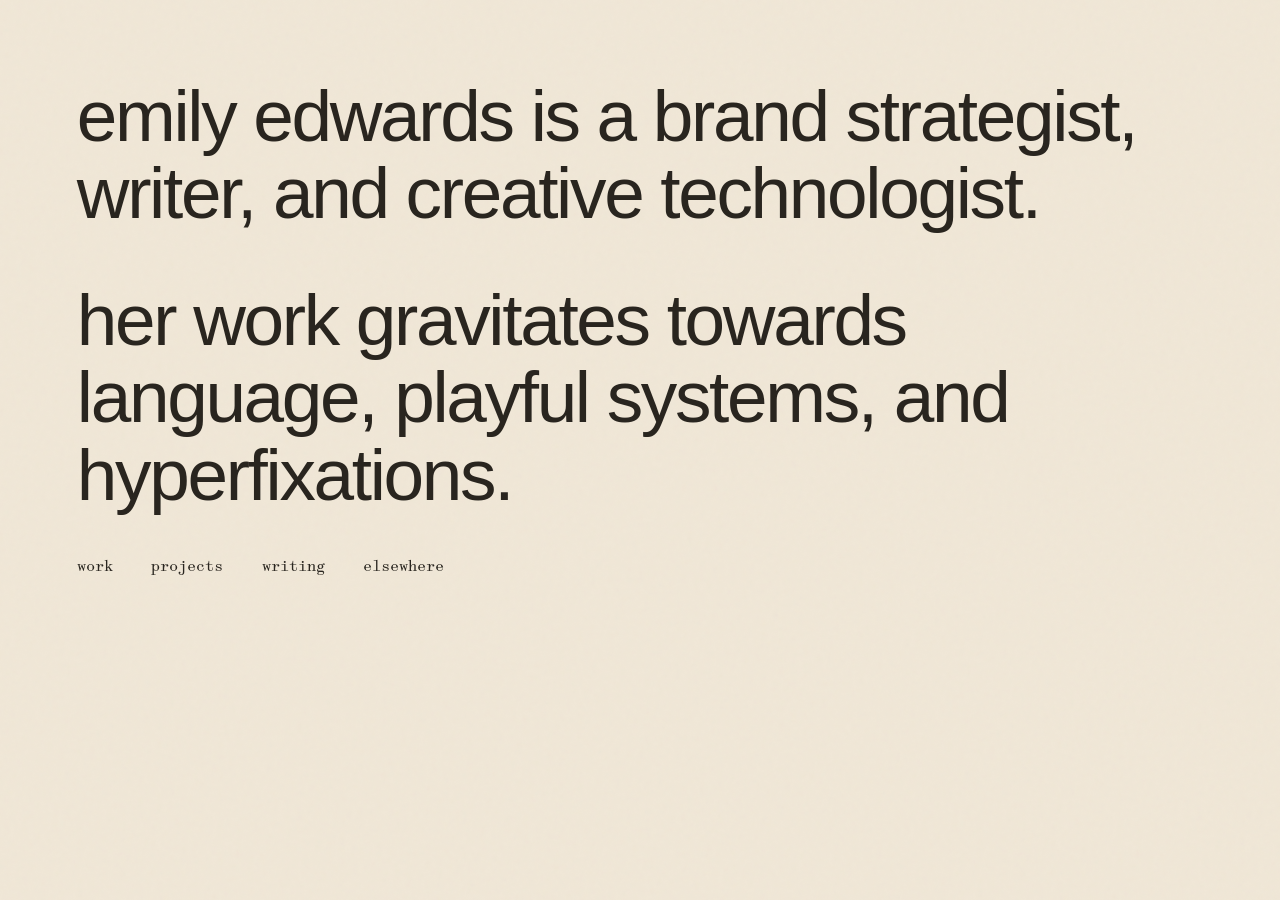
<file: index.html>
<!doctype html>
<html lang="en">
  <head>
    <meta charset="UTF-8" />
    <meta name="viewport" content="width=device-width, initial-scale=1.0" />
    <meta
      name="description"
      content="Emily Edwards is a brand strategist, writer, and creative technologist."
    />
    <title>Emily Edwards</title>
    <link rel="canonical" href="https://emilyedwards.xyz/" />
    <meta name="theme-color" content="#f0e7d7" />
    <meta property="og:locale" content="en_US" />
    <meta property="og:type" content="website" />
    <meta property="og:site_name" content="Emily Edwards" />
    <meta property="og:title" content="Emily Edwards" />
    <meta property="og:description" content="Emily Edwards is a brand strategist, writer, and creative technologist." />
    <meta property="og:url" content="https://emilyedwards.xyz/" />
    <meta property="og:image" content="https://emilyedwards.xyz/og-image.png" />
    <meta property="og:image:type" content="image/png" />
    <meta property="og:image:width" content="1200" />
    <meta property="og:image:height" content="630" />
    <meta property="og:image:alt" content="Emily Edwards — brand strategist, writer, and creative technologist." />
    <meta name="twitter:card" content="summary_large_image" />
    <meta name="twitter:title" content="Emily Edwards" />
    <meta name="twitter:description" content="Emily Edwards is a brand strategist, writer, and creative technologist." />
    <meta name="twitter:image" content="https://emilyedwards.xyz/og-image.png" />
    <meta name="twitter:image:alt" content="Emily Edwards — brand strategist, writer, and creative technologist." />
    <link
      rel="icon"
      href="data:image/svg+xml,%3Csvg xmlns='http://www.w3.org/2000/svg' viewBox='0 0 100 100'%3E%3Ctext y='.9em' font-size='90'%3E%F0%9F%8C%BB%3C/text%3E%3C/svg%3E"
    />
    <link rel="stylesheet" href="./styles.css" />
  </head>
  <body>
    <canvas id="attention-canvas" aria-hidden="true"></canvas>

    <main>
      <div class="intro">
        <h1>
          Emily Edwards is a brand strategist, writer, and creative technologist.
          <span>Her work gravitates towards language, playful systems, and hyperfixations.</span>
        </h1>

        <nav aria-label="Primary">
          <a href="./work/">Work</a>
          <a href="./projects/">Projects</a>
          <a href="./writing/">Writing</a>
          <a href="./elsewhere/">Elsewhere</a>
        </nav>
      </div>
    </main>

    <script src="./script.js"></script>
  </body>
</html>
</file>
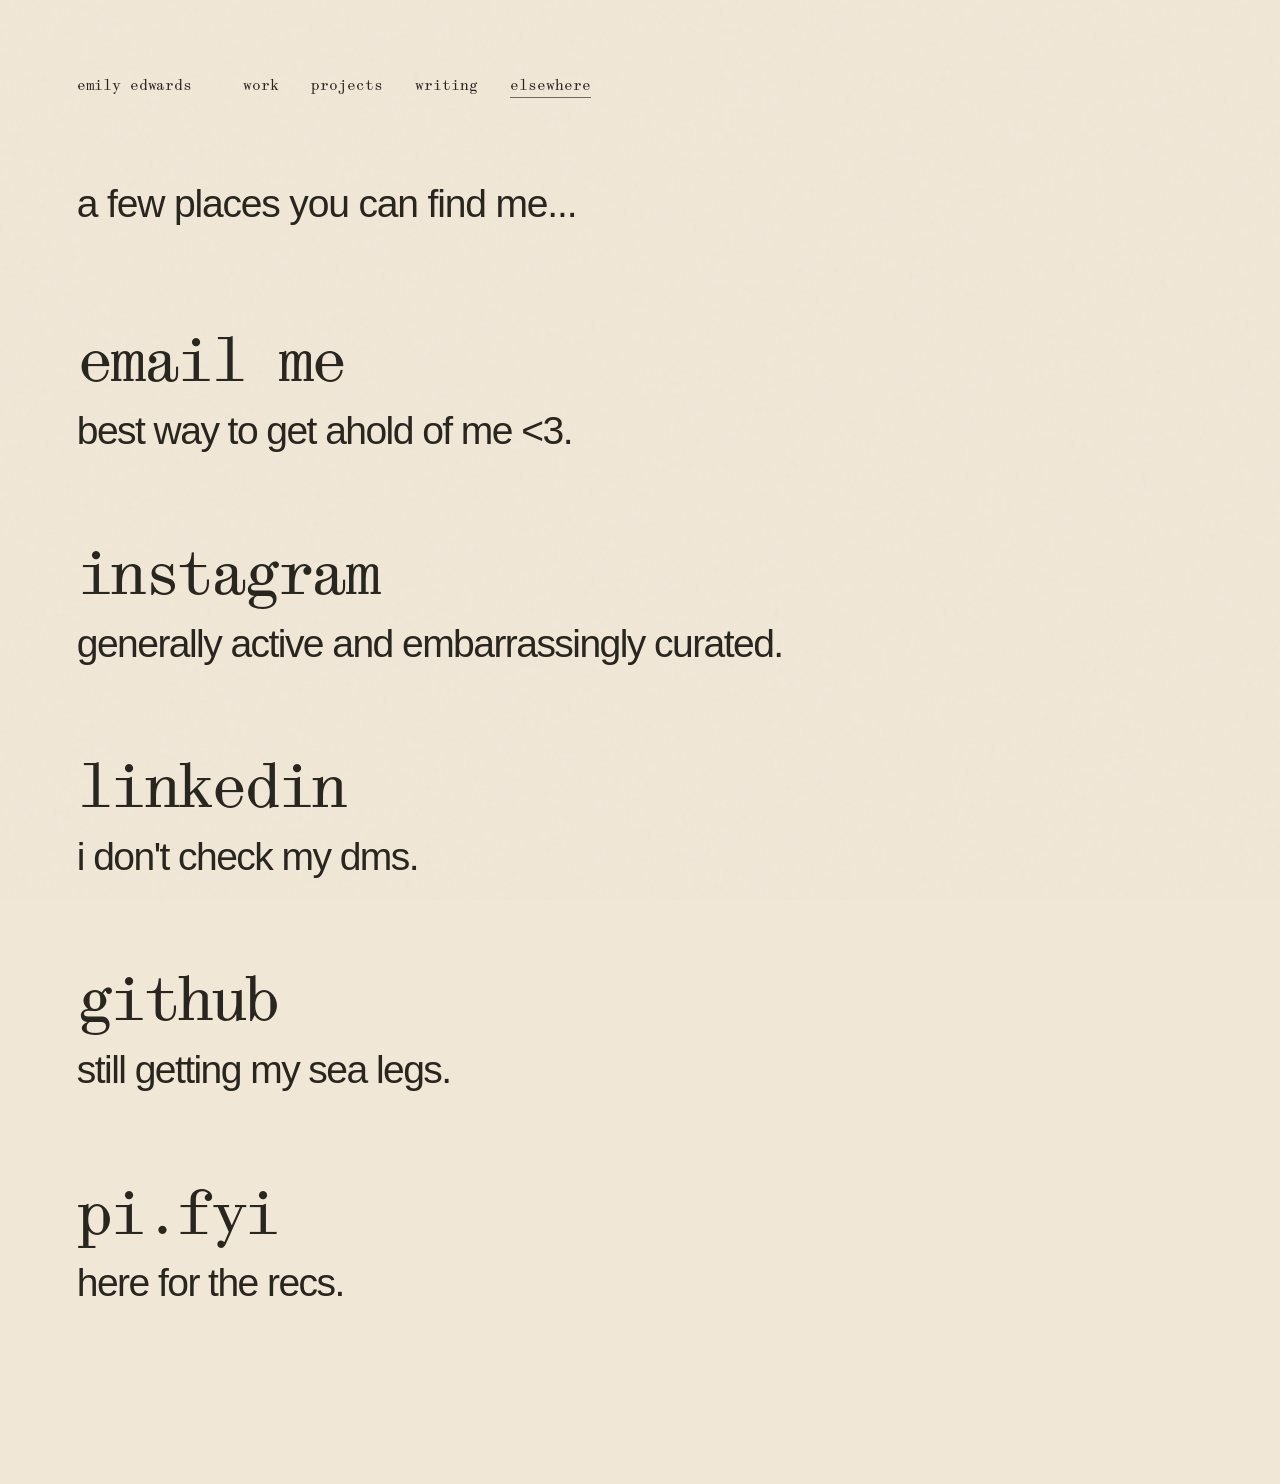
<file: elsewhere/index.html>
<!doctype html>
<html lang="en">
  <head>
    <meta charset="UTF-8" />
    <meta name="viewport" content="width=device-width, initial-scale=1.0" />
    <meta
      name="description"
      content="Find Emily Edwards on Instagram, LinkedIn, GitHub, and email."
    />
    <title>Elsewhere — Emily Edwards</title>
    <link rel="canonical" href="https://emilyedwards.xyz/elsewhere/" />
    <meta name="theme-color" content="#f0e7d7" />
    <meta property="og:locale" content="en_US" />
    <meta property="og:type" content="website" />
    <meta property="og:site_name" content="Emily Edwards" />
    <meta property="og:title" content="Elsewhere — Emily Edwards" />
    <meta property="og:description" content="Find Emily Edwards on Instagram, LinkedIn, GitHub, and email." />
    <meta property="og:url" content="https://emilyedwards.xyz/elsewhere/" />
    <meta property="og:image" content="https://emilyedwards.xyz/og-image.png" />
    <meta property="og:image:type" content="image/png" />
    <meta property="og:image:width" content="1200" />
    <meta property="og:image:height" content="630" />
    <meta property="og:image:alt" content="Emily Edwards — brand strategist, writer, and creative technologist." />
    <meta name="twitter:card" content="summary_large_image" />
    <meta name="twitter:title" content="Elsewhere — Emily Edwards" />
    <meta name="twitter:description" content="Find Emily Edwards on Instagram, LinkedIn, GitHub, and email." />
    <meta name="twitter:image" content="https://emilyedwards.xyz/og-image.png" />
    <meta name="twitter:image:alt" content="Emily Edwards — brand strategist, writer, and creative technologist." />
    <link
      rel="icon"
      href="data:image/svg+xml,%3Csvg xmlns='http://www.w3.org/2000/svg' viewBox='0 0 100 100'%3E%3Ctext y='.9em' font-size='90'%3E%F0%9F%8C%BB%3C/text%3E%3C/svg%3E"
    />
    <link rel="stylesheet" href="../styles.css" />
  </head>
  <body class="work-page listing-page elsewhere-page">
    <main class="work-main">
      <header class="page-header">
        <a class="home-link" href="../" aria-label="Back to Emily Edwards home">Emily Edwards</a>
        <nav class="section-nav" aria-label="Primary">
          <a href="../work/">Work</a>
          <a href="../projects/">Projects</a>
          <a href="../writing/">Writing</a>
          <a href="./" aria-current="page">Elsewhere</a>
        </nav>
      </header>

      <article class="work-content" aria-label="Find Emily Edwards elsewhere">
        <p class="projects-intro">a few places you can find me...</p>

      
        
         <section class="work-section">
          <h2 class="section-marker">
            <a href="mailto:emilydedwards@gmail.com">email me</a>
          </h2>
          <p>best way to get ahold of me &lt;3.</p>
        </section>
        
        
        <section class="work-section">
          <h2 class="section-marker">
            <a href="https://www.instagram.com/emilyedwards" target="_blank" rel="noopener noreferrer">instagram</a>
          </h2>
          <p>generally active and embarrassingly curated.</p>
        </section>

        <section class="work-section">
          <h2 class="section-marker">
            <a href="https://www.linkedin.com/in/emilyedwardswastaken/" target="_blank" rel="noopener noreferrer">linkedin</a>
          </h2>
          <p>i don't check my DMs.</p>
        </section>

        <section class="work-section">
          <h2 class="section-marker">
            <a href="https://github.com/emilyedvards" target="_blank" rel="noopener noreferrer">github</a>
          </h2>
          <p>still getting my sea legs.</p>
        </section>


         <section class="work-section">
          <h2 class="section-marker">
            <a href="https://www.pi.fyi/u/emilyedwards" target="_blank" rel="noopener noreferrer">pi.fyi</a>
          </h2>
          <p>here for the recs.</p>
        </section>

    

       
      </article>
    </main>
  </body>
</html>
</file>
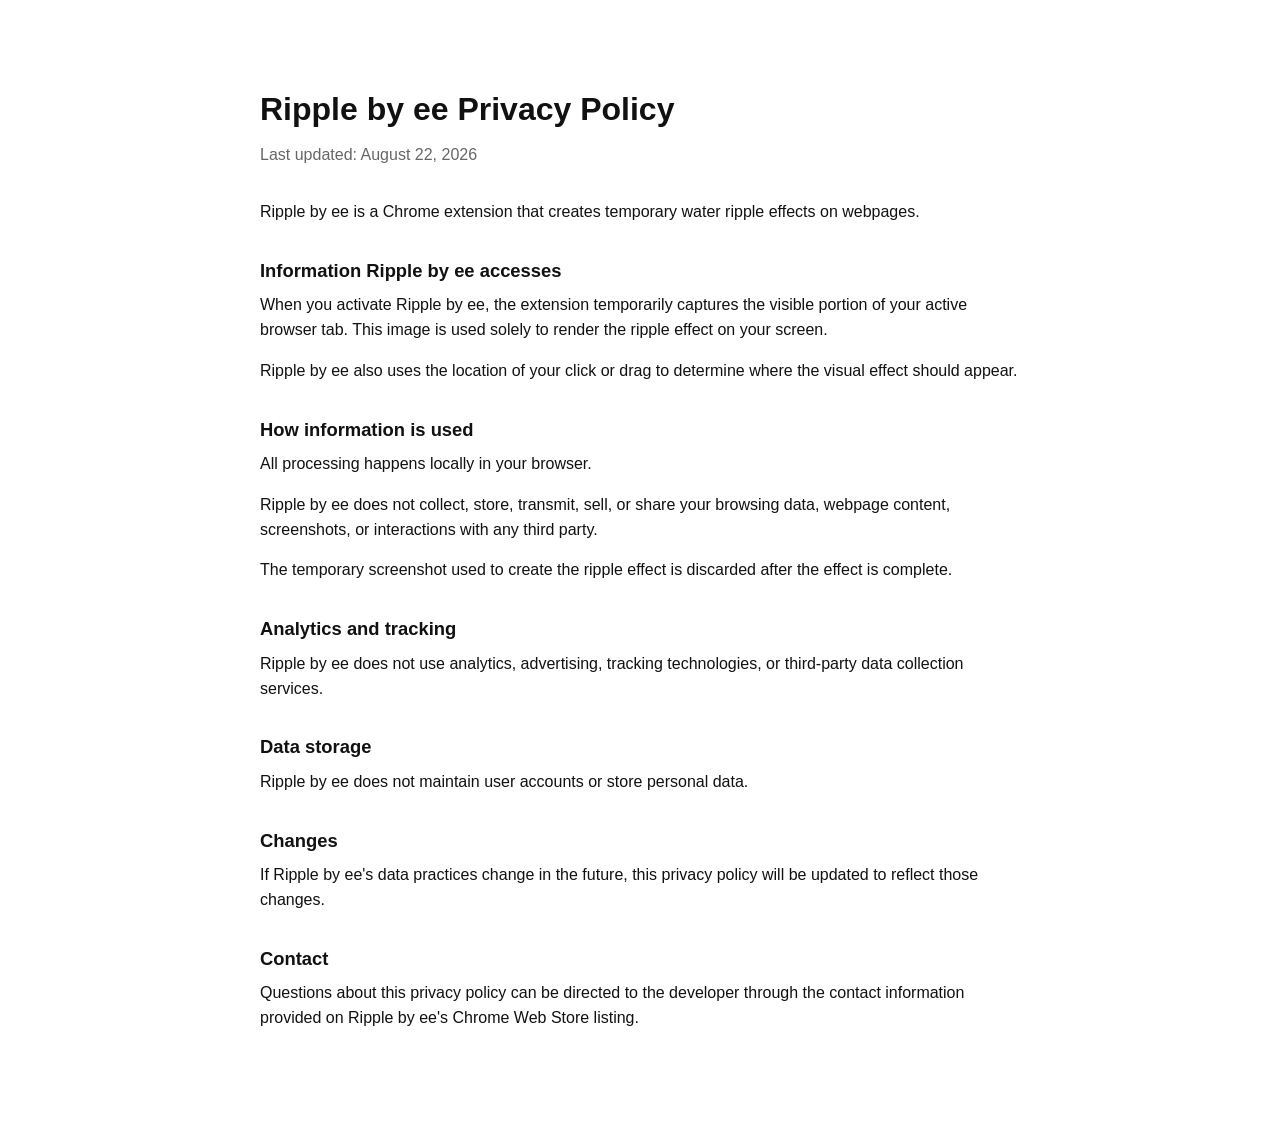
<file: privacy/index.html>
<!doctype html>
<html lang="en">
<head>
  <meta charset="utf-8">
  <meta name="viewport" content="width=device-width, initial-scale=1">
  <title>Ripple by ee Privacy Policy</title>
  <meta name="description" content="Privacy policy for Ripple by ee, a Chrome extension that creates temporary water ripple effects on webpages.">
  <style>
    :root {
      color-scheme: light;
      font-family: Arial, Helvetica, sans-serif;
      line-height: 1.55;
      color: #111;
      background: #fff;
    }

    body {
      margin: 0;
      padding: 0;
    }

    main {
      max-width: 760px;
      margin: 0 auto;
      padding: 64px 24px 80px;
    }

    h1 {
      font-size: 2rem;
      margin-bottom: 0.25rem;
    }

    h2 {
      font-size: 1.15rem;
      margin-top: 2rem;
      margin-bottom: 0.5rem;
    }

    p {
      margin: 0.5rem 0 1rem;
    }

    .updated {
      color: #666;
      margin-bottom: 2rem;
    }
  </style>
</head>
<body>
  <main>
    <h1>Ripple by ee Privacy Policy</h1>
    <p class="updated">Last updated: August 22, 2026</p>

    <p>Ripple by ee is a Chrome extension that creates temporary water ripple effects on webpages.</p>

    <h2>Information Ripple by ee accesses</h2>
    <p>When you activate Ripple by ee, the extension temporarily captures the visible portion of your active browser tab. This image is used solely to render the ripple effect on your screen.</p>
    <p>Ripple by ee also uses the location of your click or drag to determine where the visual effect should appear.</p>

    <h2>How information is used</h2>
    <p>All processing happens locally in your browser.</p>
    <p>Ripple by ee does not collect, store, transmit, sell, or share your browsing data, webpage content, screenshots, or interactions with any third party.</p>
    <p>The temporary screenshot used to create the ripple effect is discarded after the effect is complete.</p>

    <h2>Analytics and tracking</h2>
    <p>Ripple by ee does not use analytics, advertising, tracking technologies, or third-party data collection services.</p>

    <h2>Data storage</h2>
    <p>Ripple by ee does not maintain user accounts or store personal data.</p>

    <h2>Changes</h2>
    <p>If Ripple by ee's data practices change in the future, this privacy policy will be updated to reflect those changes.</p>

    <h2>Contact</h2>
    <p>Questions about this privacy policy can be directed to the developer through the contact information provided on Ripple by ee's Chrome Web Store listing.</p>
  </main>
</body>
</html>
</file>
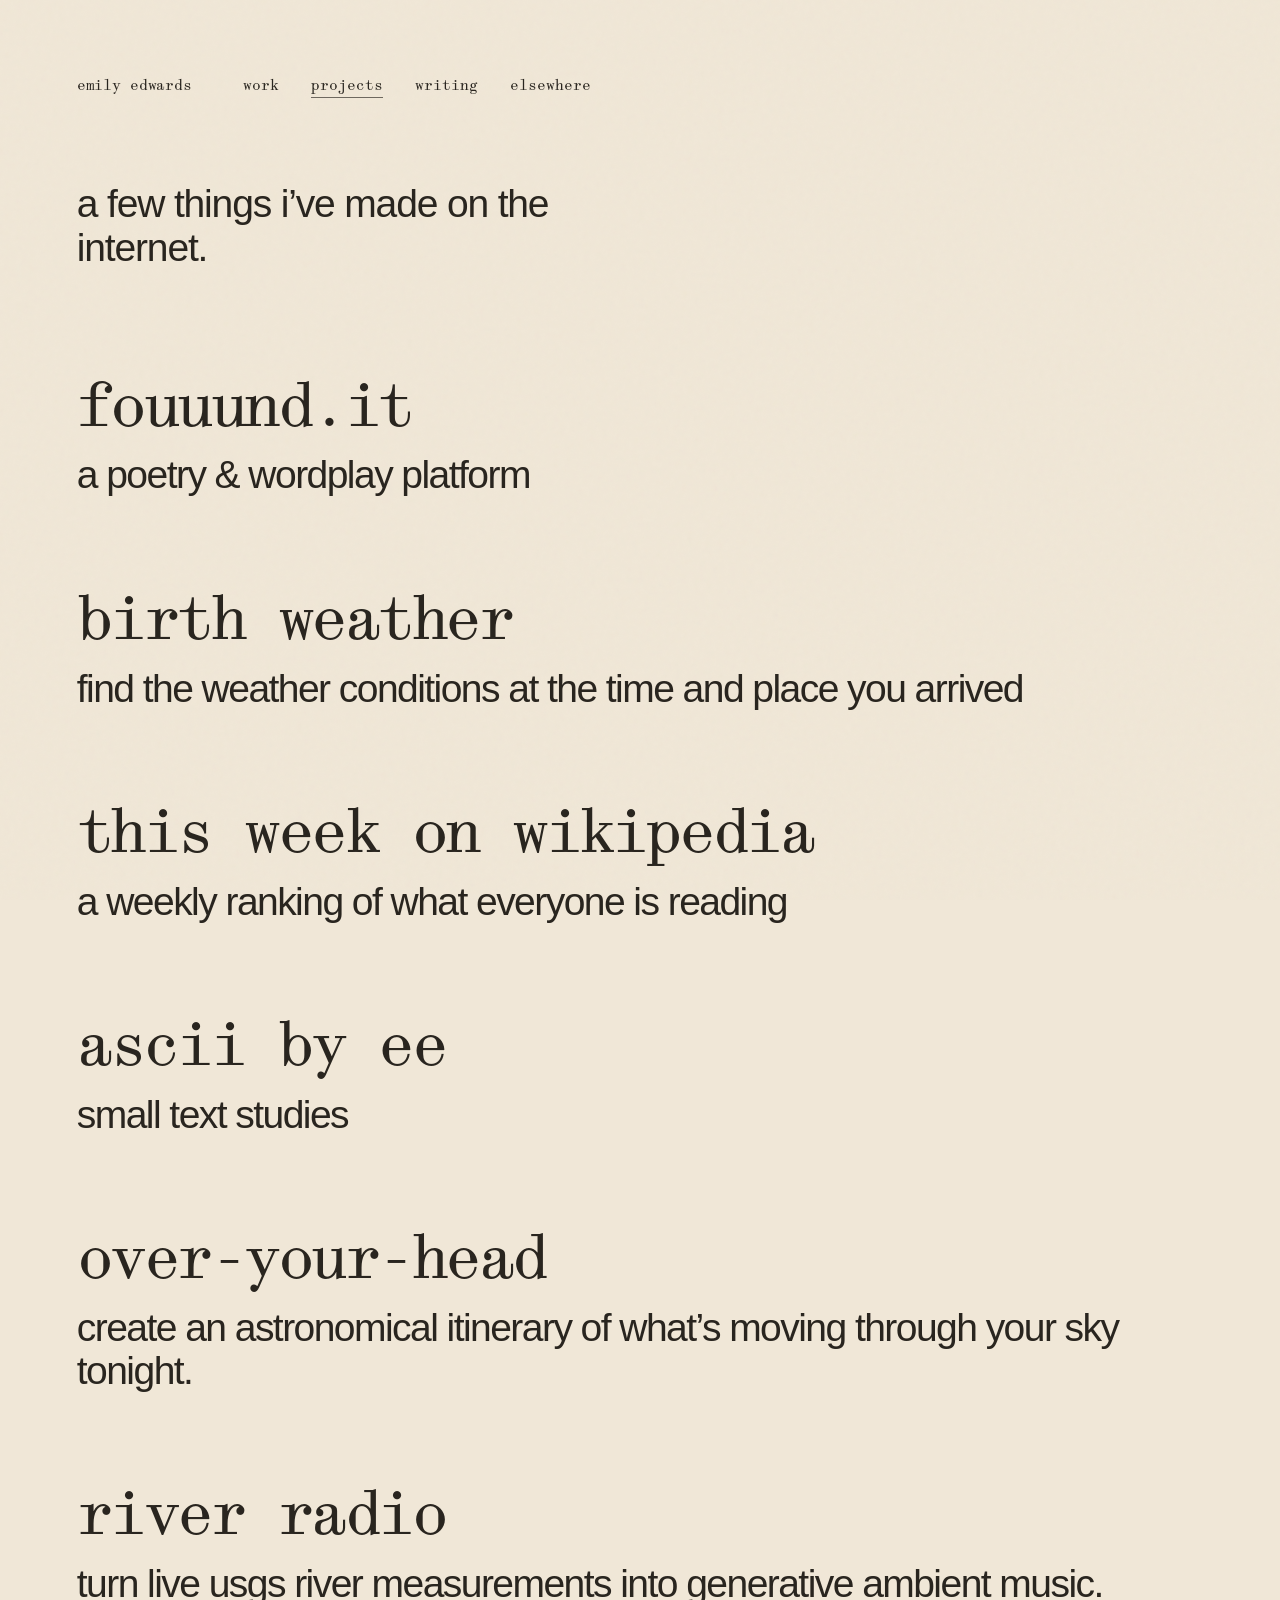
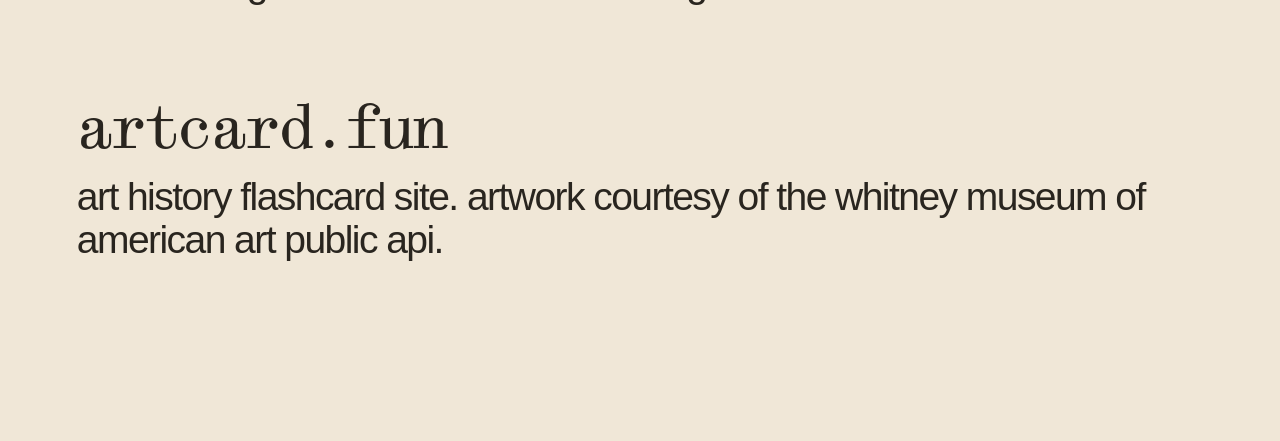
<file: projects/index.html>
<!doctype html>
<html lang="en">
  <head>
    <meta charset="UTF-8" />
    <meta name="viewport" content="width=device-width, initial-scale=1.0" />
    <meta
      name="description"
      content="Projects by Emily Edwards, including fouuund.it, Birth Weather, and This Week on Wikipedia."
    />
    <title>Projects — Emily Edwards</title>
    <link rel="canonical" href="https://emilyedwards.xyz/projects/" />
    <meta name="theme-color" content="#f0e7d7" />
    <meta property="og:locale" content="en_US" />
    <meta property="og:type" content="website" />
    <meta property="og:site_name" content="Emily Edwards" />
    <meta property="og:title" content="Projects — Emily Edwards" />
    <meta property="og:description" content="Projects by Emily Edwards, including fouuund.it, Birth Weather, and This Week on Wikipedia." />
    <meta property="og:url" content="https://emilyedwards.xyz/projects/" />
    <meta property="og:image" content="https://emilyedwards.xyz/og-image.png" />
    <meta property="og:image:type" content="image/png" />
    <meta property="og:image:width" content="1200" />
    <meta property="og:image:height" content="630" />
    <meta property="og:image:alt" content="Emily Edwards — brand strategist, writer, and creative technologist." />
    <meta name="twitter:card" content="summary_large_image" />
    <meta name="twitter:title" content="Projects — Emily Edwards" />
    <meta name="twitter:description" content="Projects by Emily Edwards, including fouuund.it, Birth Weather, and This Week on Wikipedia." />
    <meta name="twitter:image" content="https://emilyedwards.xyz/og-image.png" />
    <meta name="twitter:image:alt" content="Emily Edwards — brand strategist, writer, and creative technologist." />
    <link
      rel="icon"
      href="data:image/svg+xml,%3Csvg xmlns='http://www.w3.org/2000/svg' viewBox='0 0 100 100'%3E%3Ctext y='.9em' font-size='90'%3E%F0%9F%8C%BB%3C/text%3E%3C/svg%3E"
    />
    <link rel="stylesheet" href="../styles.css" />
  </head>
  <body class="work-page listing-page projects-page">
    <main class="work-main">
      <header class="page-header">
        <a class="home-link" href="../" aria-label="Back to Emily Edwards home">Emily Edwards</a>
        <nav class="section-nav" aria-label="Primary">
          <a href="../work/">Work</a>
          <a href="./" aria-current="page">Projects</a>
          <a href="../writing/">Writing</a>
          <a href="../elsewhere/">Elsewhere</a>
        </nav>
      </header>

      <article class="work-content" aria-label="Projects by Emily Edwards">
        <p class="projects-intro">
          a few things I’ve made on the internet.
        </p>

        <section class="work-section">
          <h2 class="section-marker">
            <a href="https://www.fouuund.it/" target="_blank" rel="noopener noreferrer">fouuund.it</a>
          </h2>
          <p>a poetry &amp; wordplay platform</p>
        </section>

        <section class="work-section">
          <h2 class="section-marker">
            <a href="https://birthweather.com/" target="_blank" rel="noopener noreferrer">birth weather</a>
          </h2>
          <p>find the weather conditions at the time and place you arrived</p>
        </section>

        <section class="work-section">
          <h2 class="section-marker">
            <a href="https://wiki-weekly.com" target="_blank" rel="noopener noreferrer">this week on wikipedia</a>
          </h2>
          <p>a weekly ranking of what everyone is reading</p>
        </section>

        <section class="work-section">
          <h2 class="section-marker">
            <a href="https://emilyedvards.github.io/asciibyee/" target="_blank" rel="noopener noreferrer">ascii by ee</a>
          </h2>
          <p>small text studies</p>
        </section>

    <section class="work-section">
          <h2 class="section-marker">
            <a href="https://overyourhead.space/" target="_blank" rel="noopener noreferrer">over-your-head</a>
          </h2>
          <p>create an astronomical itinerary of what’s moving through your sky tonight.</p>
        </section>

        <section class="work-section">
          <h2 class="section-marker">
            <a href="https://emilyedvards.github.io/river-radio/" target="_blank" rel="noopener noreferrer">river radio</a>
          </h2>
          <p>turn live usgs river measurements into generative ambient music.</p>
        </section>

        <section class="work-section">
          <h2 class="section-marker">
            <a href="https://artcard.fun/" target="_blank" rel="noopener noreferrer">artcard.fun</a>
          </h2>
          <p>art history flashcard site. artwork courtesy of the whitney museum of american art public API.</p>
        </section>




        
      </article>
    </main>
  </body>
</html>
</file>
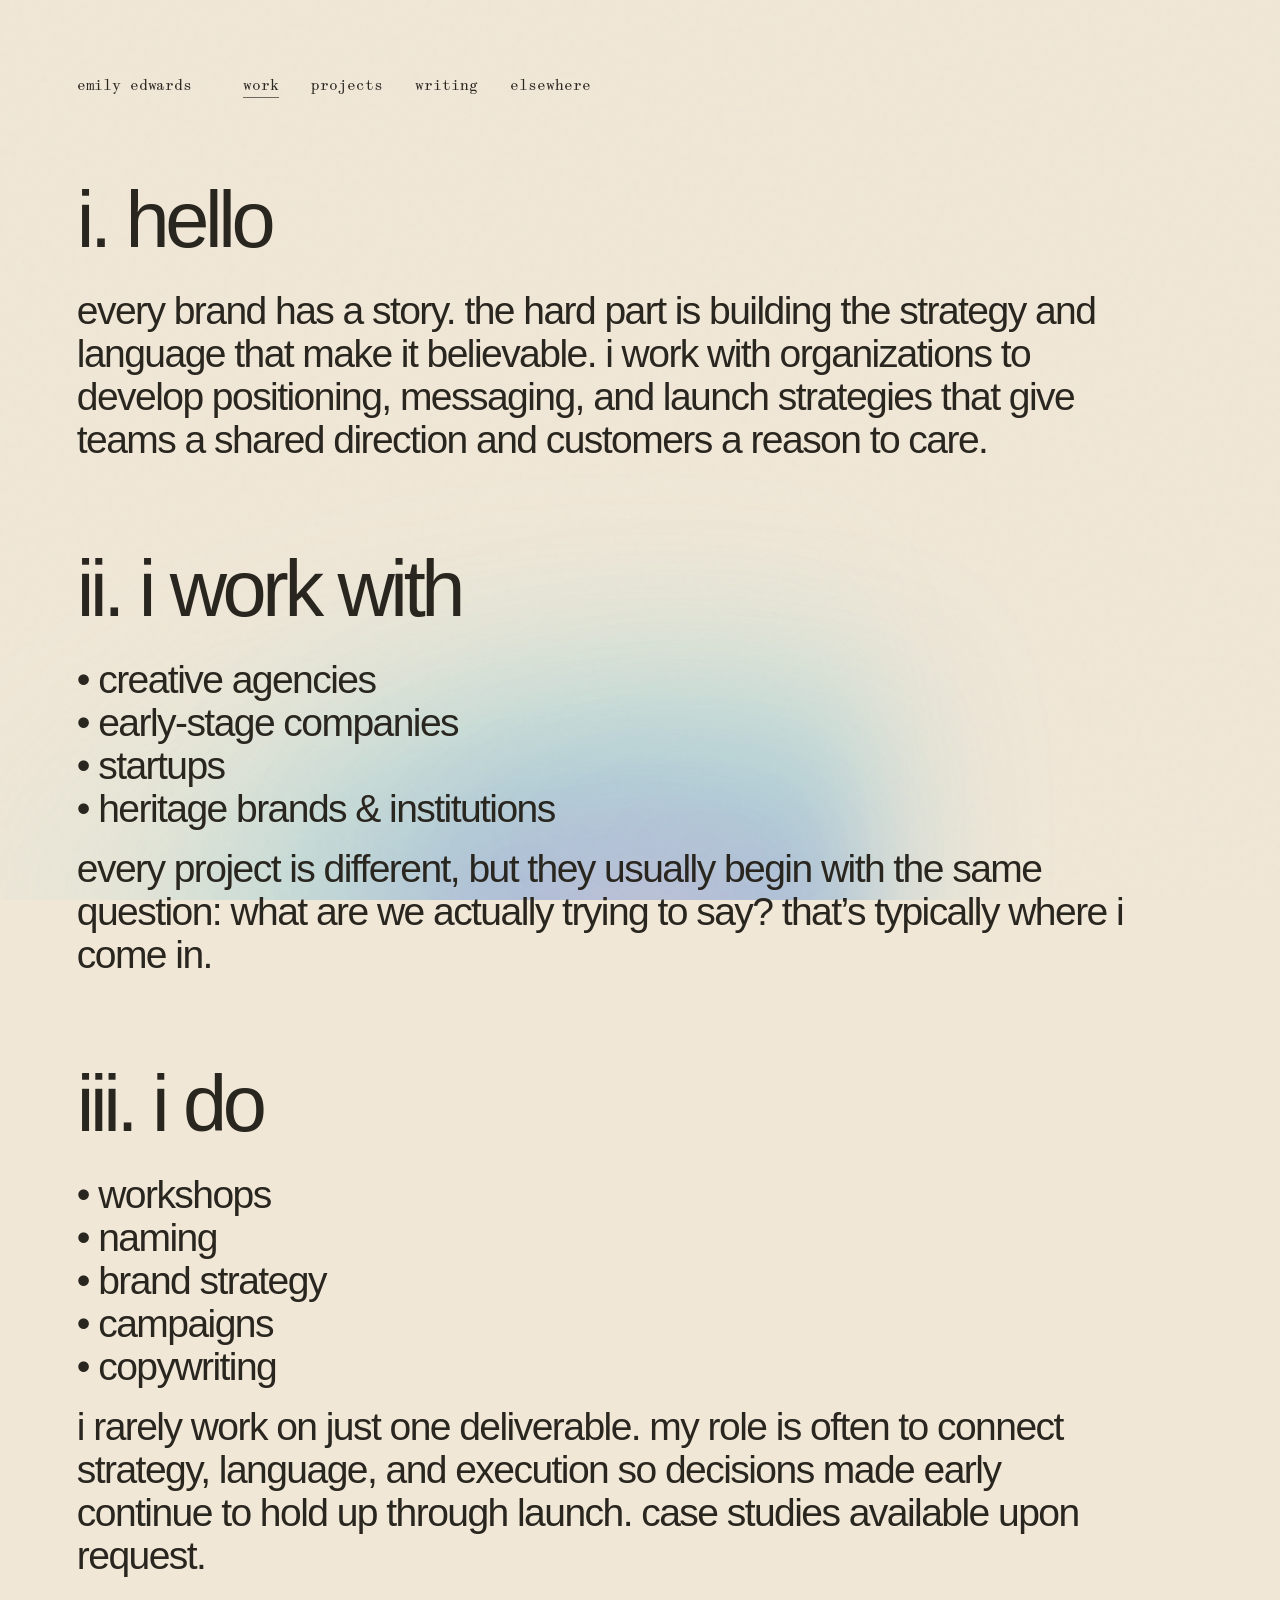
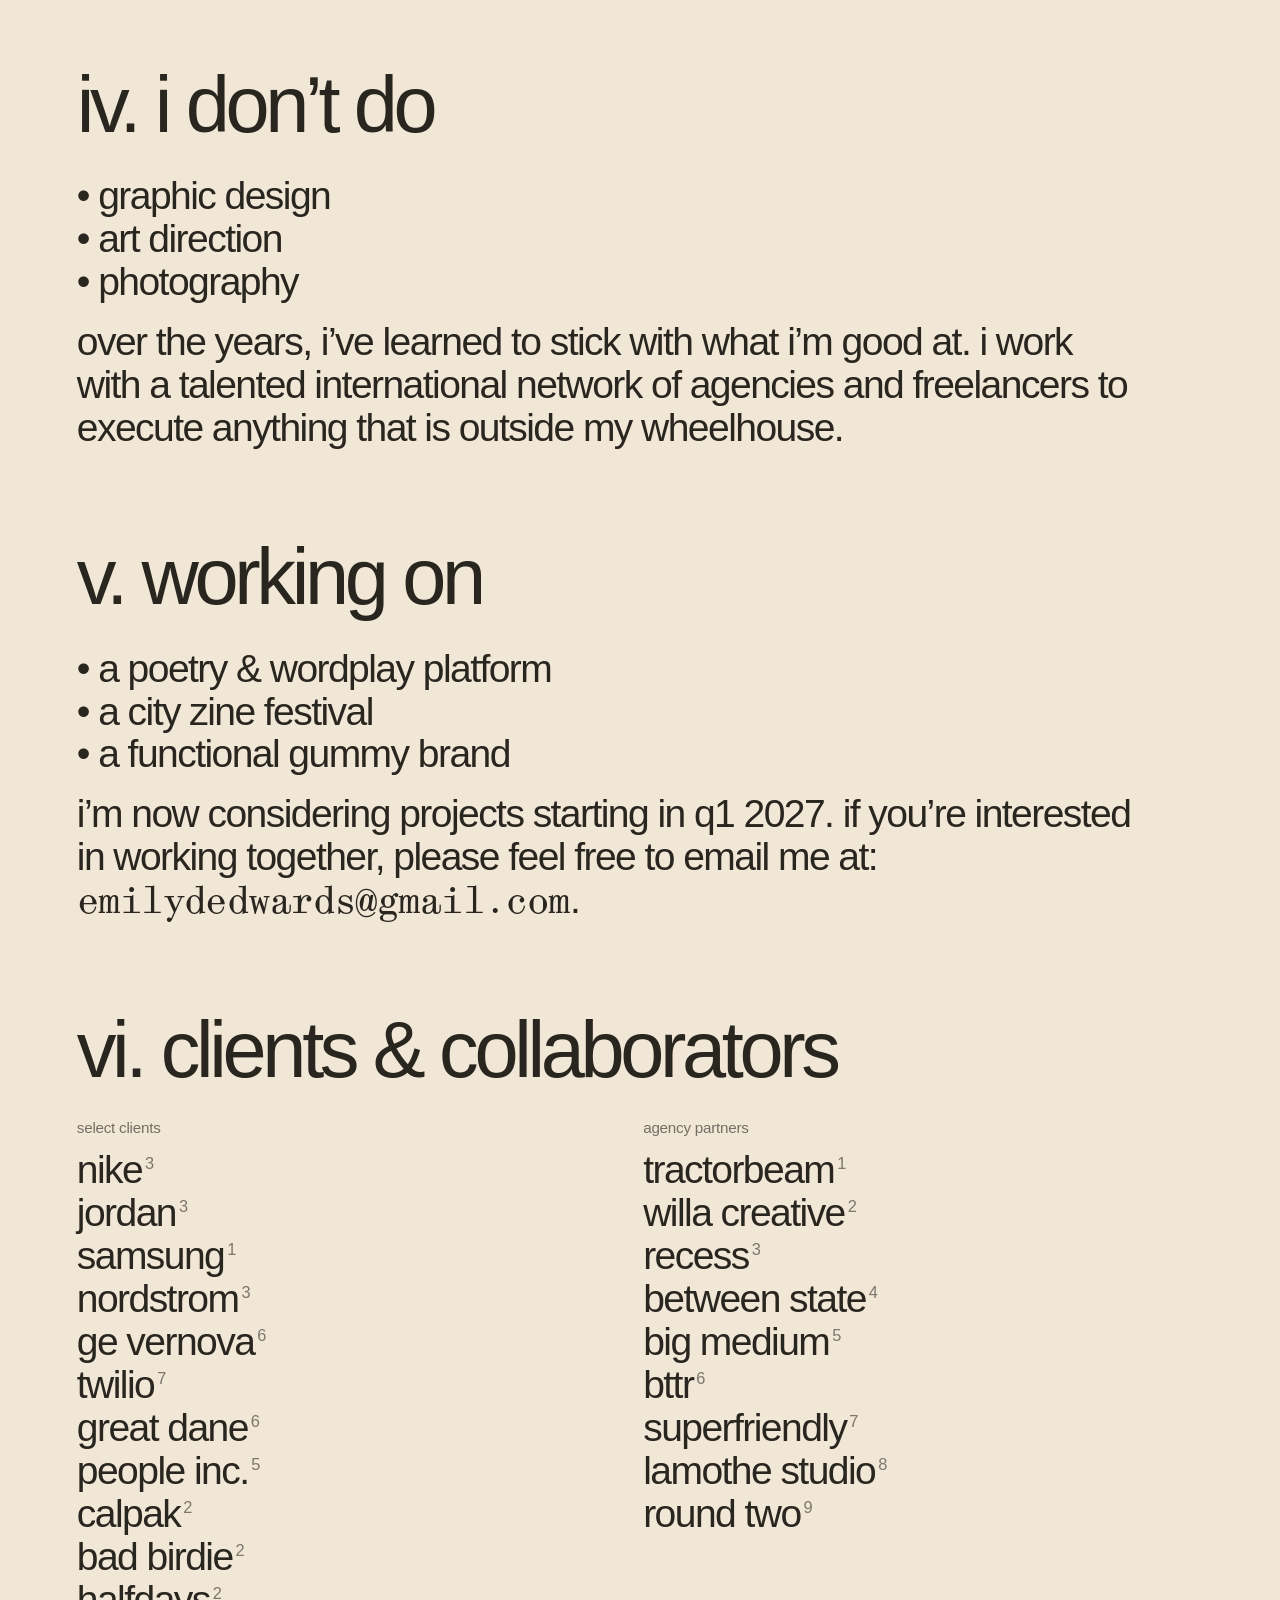
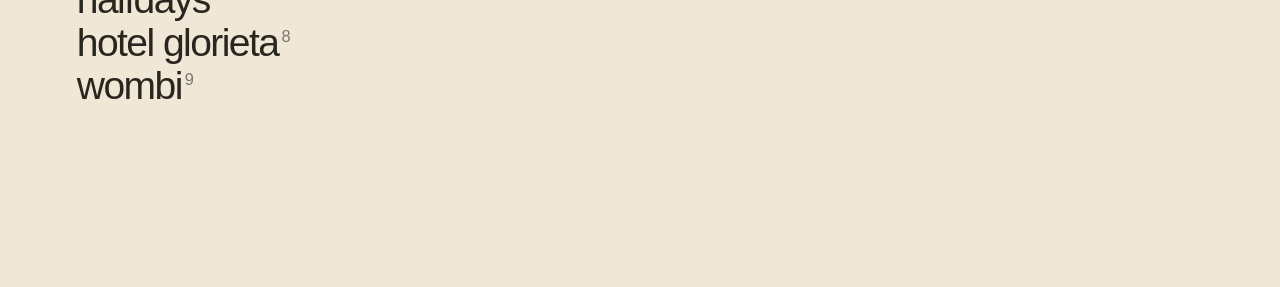
<file: work/index.html>
<!doctype html>
<html lang="en">
  <head>
    <meta charset="UTF-8" />
    <meta name="viewport" content="width=device-width, initial-scale=1.0" />
    <meta
      name="description"
      content="Work with Emily Edwards across brand, product, campaign, naming, strategy, and copywriting."
    />
    <title>Work — Emily Edwards</title>
    <link rel="canonical" href="https://emilyedwards.xyz/work/" />
    <meta name="theme-color" content="#f0e7d7" />
    <meta property="og:locale" content="en_US" />
    <meta property="og:type" content="website" />
    <meta property="og:site_name" content="Emily Edwards" />
    <meta property="og:title" content="Work — Emily Edwards" />
    <meta property="og:description" content="Work with Emily Edwards across brand, product, campaign, naming, strategy, and copywriting." />
    <meta property="og:url" content="https://emilyedwards.xyz/work/" />
    <meta property="og:image" content="https://emilyedwards.xyz/og-image.png" />
    <meta property="og:image:type" content="image/png" />
    <meta property="og:image:width" content="1200" />
    <meta property="og:image:height" content="630" />
    <meta property="og:image:alt" content="Emily Edwards — brand strategist, writer, and creative technologist." />
    <meta name="twitter:card" content="summary_large_image" />
    <meta name="twitter:title" content="Work — Emily Edwards" />
    <meta name="twitter:description" content="Work with Emily Edwards across brand, product, campaign, naming, strategy, and copywriting." />
    <meta name="twitter:image" content="https://emilyedwards.xyz/og-image.png" />
    <meta name="twitter:image:alt" content="Emily Edwards — brand strategist, writer, and creative technologist." />
    <link
      rel="icon"
      href="data:image/svg+xml,%3Csvg xmlns='http://www.w3.org/2000/svg' viewBox='0 0 100 100'%3E%3Ctext y='.9em' font-size='90'%3E%F0%9F%8C%BB%3C/text%3E%3C/svg%3E"
    />
    <link rel="stylesheet" href="../styles.css" />
  </head>
  <body class="work-page">
    <canvas id="corner-bloom-canvas" aria-hidden="true"></canvas>

    <main class="work-main">
      <header class="page-header">
        <a class="home-link" href="../" aria-label="Back to Emily Edwards home">Emily Edwards</a>
        <nav class="section-nav" aria-label="Primary">
          <a href="./" aria-current="page">Work</a>
          <a href="../projects/">Projects</a>
          <a href="../writing/">Writing</a>
          <a href="../elsewhere/">Elsewhere</a>
        </nav>
      </header>

      <article class="work-content" aria-label="Work with Emily Edwards">
        <section class="work-section">
          <h2 class="section-marker">I. Hello</h2>
          <p>
            Every brand has a story. The hard part is building the strategy
            and language that make it believable. I work with organizations to
            develop positioning, messaging, and launch strategies that give
            teams a shared direction and customers a reason to care.
          </p>
        </section>

        <section class="work-section">
          <h2 class="section-marker">II. I work with</h2>
          <ul>
            <li>Creative Agencies</li>
            <li>Early-Stage Companies</li>
            <li>Startups</li>
            <li>Heritage Brands &amp; Institutions</li>
          </ul>
          <p>
            Every project is different, but they usually begin with the same
            question: What are we actually trying to say? That’s typically
            where I come in.
          </p>
        </section>

        <section class="work-section">
          <h2 class="section-marker">III. I do</h2>
          <ul>
            <li>Workshops</li>
            <li>Naming</li>
            <li>Brand Strategy</li>
            <li>Campaigns</li>
            <li>Copywriting</li>
          </ul>
          <p>
            I rarely work on just one deliverable. My role is often to connect
            strategy, language, and execution so decisions made early continue
            to hold up through launch. Case studies available upon request.
          </p>
        </section>

        <section class="work-section">
          <h2 class="section-marker">IV. I don’t do</h2>
          <ul>
            <li>Graphic Design</li>
            <li>Art Direction</li>
            <li>Photography</li>
          </ul>
          <p>
            Over the years, I’ve learned to stick with what I’m good at. I work
            with a talented international network of agencies and freelancers to
            execute anything that is outside my wheelhouse.
          </p>
        </section>

        <section class="work-section">
          <h2 class="section-marker">V. Working on</h2>
          <ul>
            <li>A poetry &amp; wordplay platform</li>
            <li>A city zine festival</li>
            <li>A functional gummy brand</li>
          </ul>
          <p>
            I’m now considering projects starting in Q1 2027. If you’re
            interested in working together, please feel free to email me at:
            <a href="mailto:emilydedwards@gmail.com">emilydedwards@gmail.com</a>.
          </p>
        </section>

        <section class="work-section">
          <h2 class="section-marker">VI. Clients &amp; Collaborators</h2>
          <div class="collaborator-columns">
            <div>
              <h3>Select Clients</h3>
              <ul>
                <li>Nike<sup>3</sup></li>
                <li>Jordan<sup>3</sup></li>
                <li>Samsung<sup>1</sup></li>
                <li>Nordstrom<sup>3</sup></li>
                <li>GE Vernova<sup>6</sup></li>
                <li>Twilio<sup>7</sup></li>
                <li>Great Dane<sup>6</sup></li>
                <li>People Inc.<sup>5</sup></li>
                <li>Calpak<sup>2</sup></li>
                <li>Bad Birdie<sup>2</sup></li>
                <li>Halfdays<sup>2</sup></li>
                <li>Hotel Glorieta<sup>8</sup></li>
                <li>Wombi<sup>9</sup></li>
              </ul>
            </div>

            <div>
              <h3>Agency Partners</h3>
              <ul>
                <li>Tractorbeam<sup>1</sup></li>
                <li>Willa Creative<sup>2</sup></li>
                <li>Recess<sup>3</sup></li>
                <li>Between State<sup>4</sup></li>
                <li>Big Medium<sup>5</sup></li>
                <li>Bttr<sup>6</sup></li>
                <li>Superfriendly<sup>7</sup></li>
                <li>LaMothe Studio<sup>8</sup></li>
                <li>Round Two<sup>9</sup></li>
              </ul>
            </div>
          </div>
        </section>

      </article>
    </main>

    <script src="./corner-bloom.js"></script>
  </body>
</html>
</file>
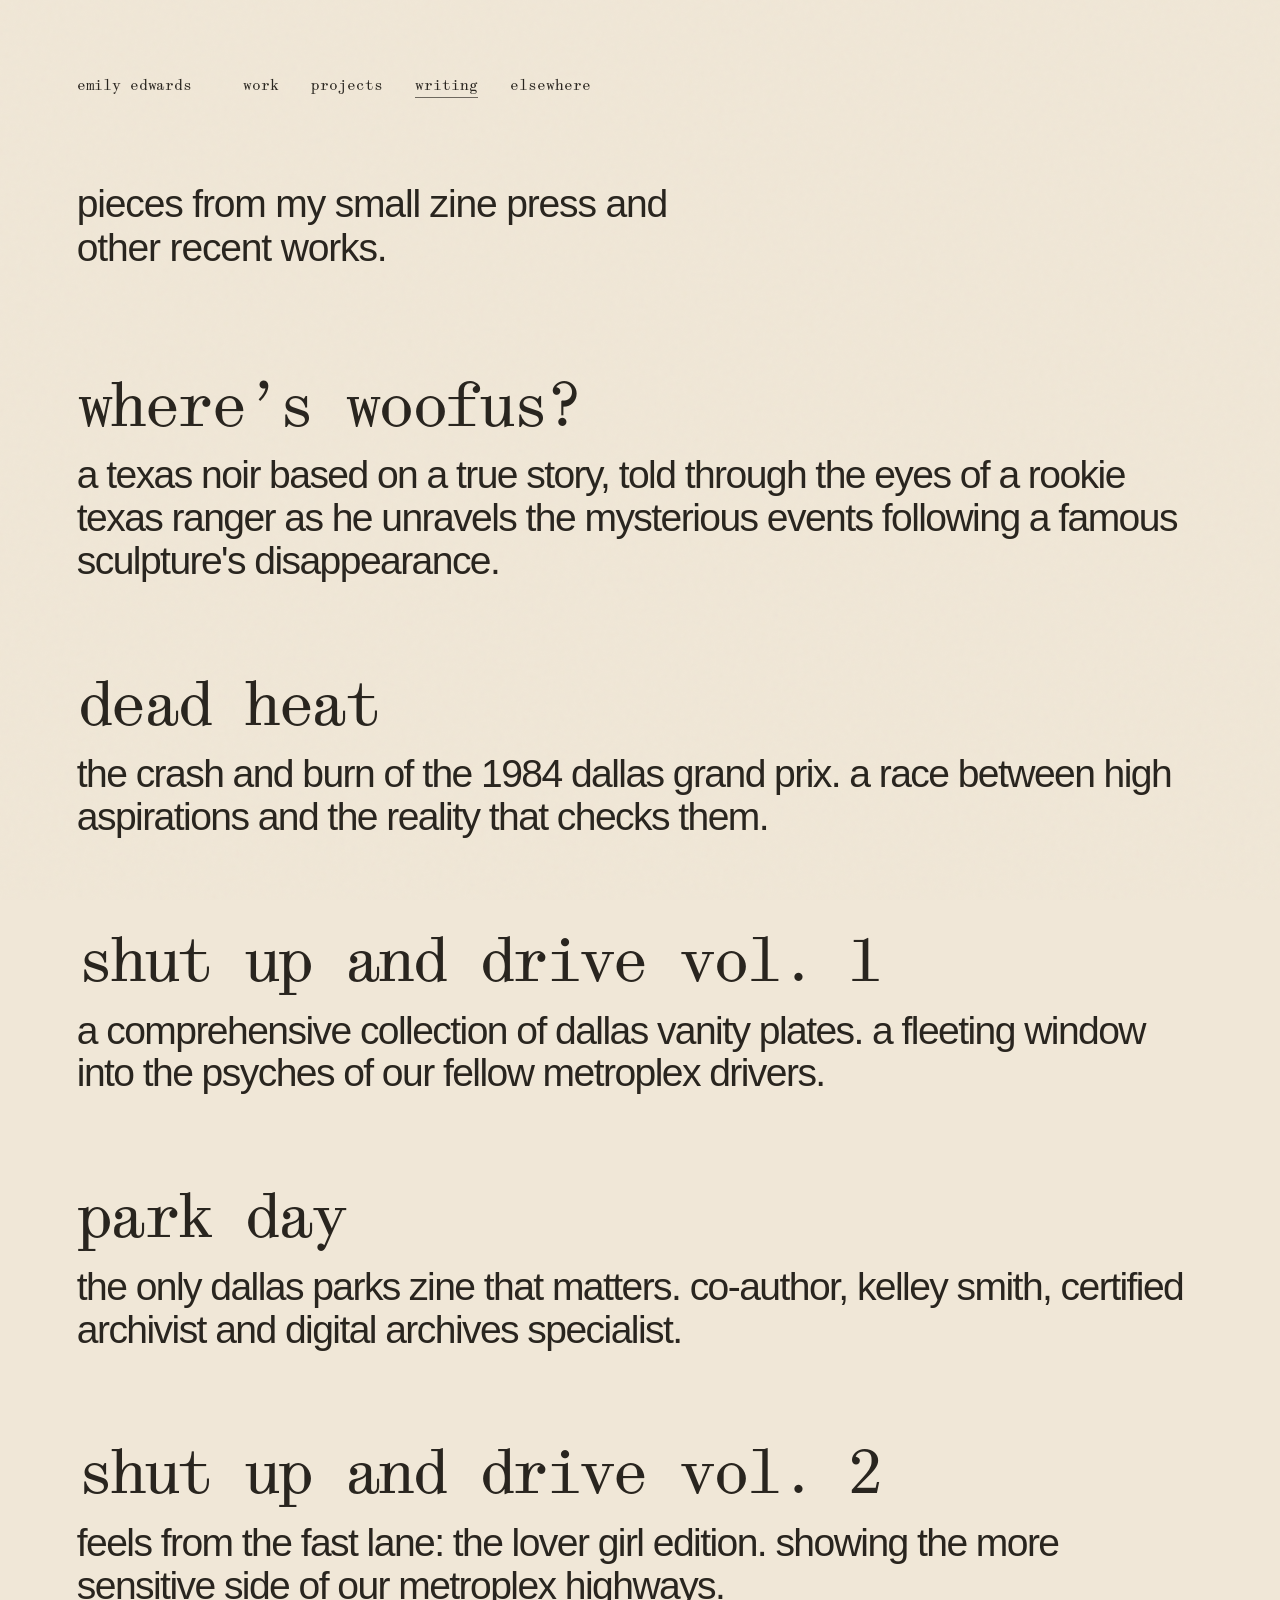
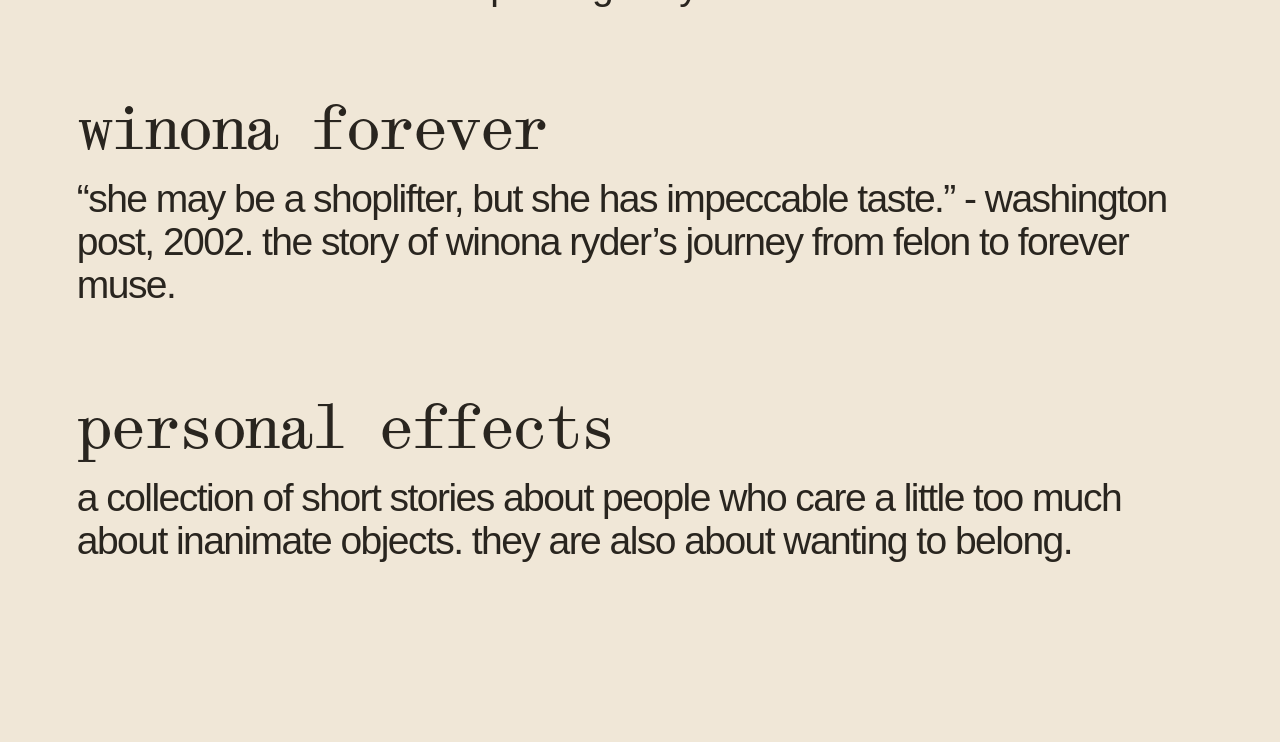
<file: writing/index.html>
<!doctype html>
<html lang="en">
  <head>
    <meta charset="UTF-8" />
    <meta name="viewport" content="width=device-width, initial-scale=1.0" />
    <meta
      name="description"
      content="Writing and zines by Emily Edwards, including the Dirk Vile zine collection."
    />
    <title>Writing — Emily Edwards</title>
    <link rel="canonical" href="https://emilyedwards.xyz/writing/" />
    <meta name="theme-color" content="#f0e7d7" />
    <meta property="og:locale" content="en_US" />
    <meta property="og:type" content="website" />
    <meta property="og:site_name" content="Emily Edwards" />
    <meta property="og:title" content="Writing — Emily Edwards" />
    <meta property="og:description" content="Writing and zines by Emily Edwards, including the Dirk Vile zine collection." />
    <meta property="og:url" content="https://emilyedwards.xyz/writing/" />
    <meta property="og:image" content="https://emilyedwards.xyz/og-image.png" />
    <meta property="og:image:type" content="image/png" />
    <meta property="og:image:width" content="1200" />
    <meta property="og:image:height" content="630" />
    <meta property="og:image:alt" content="Emily Edwards — brand strategist, writer, and creative technologist." />
    <meta name="twitter:card" content="summary_large_image" />
    <meta name="twitter:title" content="Writing — Emily Edwards" />
    <meta name="twitter:description" content="Writing and zines by Emily Edwards, including the Dirk Vile zine collection." />
    <meta name="twitter:image" content="https://emilyedwards.xyz/og-image.png" />
    <meta name="twitter:image:alt" content="Emily Edwards — brand strategist, writer, and creative technologist." />
    <link
      rel="icon"
      href="data:image/svg+xml,%3Csvg xmlns='http://www.w3.org/2000/svg' viewBox='0 0 100 100'%3E%3Ctext y='.9em' font-size='90'%3E%F0%9F%8C%BB%3C/text%3E%3C/svg%3E"
    />
    <link rel="stylesheet" href="../styles.css" />
  </head>
  <body class="work-page listing-page writing-page">
    <main class="work-main">
      <header class="page-header">
        <a class="home-link" href="../" aria-label="Back to Emily Edwards home">Emily Edwards</a>
        <nav class="section-nav" aria-label="Primary">
          <a href="../work/">Work</a>
          <a href="../projects/">Projects</a>
          <a href="./" aria-current="page">Writing</a>
          <a href="../elsewhere/">Elsewhere</a>
        </nav>
      </header>

      <article class="work-content" aria-label="Writing by Emily Edwards">
        <p class="projects-intro">
          Pieces from my small zine press and other recent works.
        </p>

        <section class="work-section">
          <h2 class="section-marker">
            <a href="https://www.dddirkvile.com/shop/p/wheres-woofus" target="_blank" rel="noopener noreferrer">Where’s Woofus?</a>
          </h2>
          <p> A Texas noir based on a true story, told through the eyes of a rookie Texas Ranger as he unravels the mysterious events following a famous sculpture's disappearance.</p>
        </section>

        <section class="work-section">
          <h2 class="section-marker">
            <a href="https://www.dddirkvile.com/shop/p/dead-heat-print-at-home" target="_blank" rel="noopener noreferrer">Dead Heat</a>
          </h2>
          <p>The Crash and Burn of the 1984 Dallas Grand Prix. A race between high aspirations and the reality that checks them.</p>
        </section>

        <section class="work-section">
          <h2 class="section-marker">
            <a href="https://www.dddirkvile.com/shop/p/shut-up-and-drive-vol-1-print-at-home" target="_blank" rel="noopener noreferrer">Shut Up and Drive Vol. 1</a>
          </h2>
          <p>A Comprehensive Collection of Dallas Vanity Plates. A fleeting window into the psyches of our fellow Metroplex drivers.</p>
        </section>

        <section class="work-section">
          <h2 class="section-marker">
            <a href="https://www.dddirkvile.com/shop/p/park-day-print-it-yourself" target="_blank" rel="noopener noreferrer">Park Day</a>
          </h2>
          <p>The only Dallas Parks zine that matters. Co-Author, Kelley Smith, Certified Archivist and Digital Archives Specialist.</p>
        </section>

        <section class="work-section">
          <h2 class="section-marker">
            <a href="https://www.dddirkvile.com/shop/p/shut-up-and-drive-vol-2-print-it-yourself" target="_blank" rel="noopener noreferrer">Shut Up and Drive Vol. 2</a>
          </h2>
          <p>Feels From the Fast Lane: The Lover Girl Edition. Showing the more sensitive side of our Metroplex highways.</p>
        </section>

        <section class="work-section">
          <h2 class="section-marker">
            <a href="https://www.dddirkvile.com/shop/p/winona-forever-print-it-yourself" target="_blank" rel="noopener noreferrer">Winona Forever</a>
          </h2>
          <p>“She may be a shoplifter, but she has impeccable taste.” - Washington Post, 2002. The story of Winona Ryder’s journey from felon to forever muse.</p>
        </section>

        <section class="work-section">
          <h2 class="section-marker">
            <a href="https://docs.google.com/document/d/1JD6Sf5hW4QKzolfcJ6JMqnyhzoDYLelbhL4NEe-97IY/edit?usp=sharing" target="_blank" rel="noopener noreferrer">Personal Effects</a>
          </h2>
          <p>
            A collection of short stories about people who care a little too much about inanimate objects.
            They are also about wanting to belong.
          </p>
        </section>
      </article>
    </main>
  </body>
</html>
</file>
<file: styles.css>
@font-face {
  font-family: "ABC Synt Mono";
  src: url("./fonts/ABCSyntMono-Regular.otf") format("opentype");
  font-style: normal;
  font-weight: 400;
  font-display: swap;
}

:root {
  --bg: #f0e7d7;
  --ink: #29251f;
  --vermilion: #ff3b30;
  --magenta: #ff2d8d;
  --cobalt: #0755d9;
  --ultraviolet: #6730c9;
  --emerald: #008f63;
  --sans: "Helvetica Neue", Helvetica, Arial, sans-serif;
  --menu-typeface: "ABC Synt Mono", "Courier New", monospace;
}

* {
  box-sizing: border-box;
}

html,
body {
  min-height: 100%;
}

html {
  background: var(--bg);
}

body {
  margin: 0;
  min-width: 320px;
  color: var(--ink);
  background: var(--bg);
  overflow: hidden;
  font-family: var(--sans);
  text-transform: lowercase;
  -webkit-font-smoothing: antialiased;
  text-rendering: optimizeLegibility;
}

body::after {
  position: fixed;
  inset: 0;
  z-index: 1;
  pointer-events: none;
  content: "";
  opacity: 0.12;
  background-image: url("data:image/svg+xml,%3Csvg viewBox='0 0 180 180' xmlns='http://www.w3.org/2000/svg'%3E%3Cfilter id='n'%3E%3CfeTurbulence type='fractalNoise' baseFrequency='.82' numOctaves='3' stitchTiles='stitch'/%3E%3C/filter%3E%3Crect width='100%25' height='100%25' filter='url(%23n)' opacity='.22'/%3E%3C/svg%3E");
  mix-blend-mode: multiply;
}

#attention-canvas {
  position: fixed;
  inset: 0;
  z-index: 0;
  width: 100%;
  height: 100%;
  pointer-events: none;
  mix-blend-mode: multiply;
}

main {
  position: relative;
  z-index: 2;
  min-height: 100svh;
  padding: clamp(3rem, 6vw, 6.5rem);
}

.intro {
  width: min(100%, 76rem);
  text-align: left;
}

h1 {
  margin: 0;
  font-family: var(--sans);
  font-size: clamp(3.1rem, 5.7vw, 6.45rem);
  font-weight: 400;
  line-height: 1.06;
  letter-spacing: -0.032em;
}

h1 span {
  display: block;
  margin-top: 0.68em;
}

nav {
  display: flex;
  flex-wrap: wrap;
  justify-content: flex-start;
  gap: 0.9rem clamp(1.55rem, 3vw, 3.15rem);
  margin-top: clamp(2.4rem, 5vh, 3.7rem);
}

a {
  position: relative;
  color: inherit;
  font-family: var(--menu-typeface);
  font-size: clamp(0.98rem, 1.25vw, 1.16rem);
  line-height: 1;
  text-decoration: none;
}

a::after {
  position: absolute;
  right: 0;
  bottom: -0.35rem;
  left: 0;
  height: 1px;
  content: "";
  background: currentColor;
  opacity: 0;
  transform: scaleX(0.72);
  transition:
    opacity 180ms ease,
    transform 180ms ease;
}

a:hover::after,
a:focus-visible::after {
  opacity: 0.65;
  transform: scaleX(1);
}

a:focus-visible {
  outline: 2px solid var(--ink);
  outline-offset: 0.45rem;
}

@media (max-width: 640px) {
  html,
  body {
    overflow-x: hidden;
    overflow-y: auto;
    touch-action: pan-y;
  }

  #attention-canvas {
    position: absolute;
    -webkit-user-select: none;
    user-select: none;
    -webkit-touch-callout: none;
  }

  main {
    min-height: 155svh;
    padding: 3rem 1.5rem 18svh;
    touch-action: pan-y;
  }

  body:not(.work-page) main {
    min-height: 100svh;
    padding-bottom: 3rem;
  }

  .intro {
    max-width: 34rem;
  }

  h1 {
    font-size: clamp(3rem, 13vw, 4.5rem);
    line-height: 1.09;
    letter-spacing: -0.035em;
    -webkit-user-select: none;
    user-select: none;
    -webkit-touch-callout: none;
  }

  h1 span {
    margin-top: 1.05em;
  }

  nav {
    gap: 1rem 1.6rem;
    margin-top: 4.5rem;
    padding-bottom: 4rem;
  }

  body:not(.work-page) nav {
    padding-bottom: 0;
  }

  a {
    font-size: 1rem;
    touch-action: manipulation;
    -webkit-user-select: auto;
    user-select: auto;
    -webkit-touch-callout: default;
  }
}

@media (max-height: 620px) and (orientation: landscape) {
  main {
    padding-block: 1.5rem;
  }

  h1 {
    font-size: clamp(2rem, 6.7vh, 3.15rem);
  }

  nav {
    margin-top: 1.7rem;
  }
}

@media (prefers-reduced-motion: reduce) {
  *,
  *::before,
  *::after {
    scroll-behavior: auto !important;
    transition-duration: 0.01ms !important;
  }
}

.work-page {
  overflow-x: hidden;
  overflow-y: auto;
}

#corner-bloom-canvas {
  position: fixed;
  right: 0;
  bottom: 0;
  left: 0;
  z-index: 0;
  width: 100%;
  height: 100vh;
  height: 100dvh;
  pointer-events: none;
  mix-blend-mode: multiply;
}

.work-main {
  display: block;
  min-height: 100svh;
  padding: clamp(3rem, 6vw, 6.5rem) clamp(1.5rem, 6vw, 6.5rem)
    clamp(6rem, 14vw, 12rem);
}

.home-link {
  display: inline-block;
  margin-bottom: clamp(3.75rem, 7vw, 6.5rem);
  font-size: clamp(0.95rem, 1.1vw, 1.08rem);
  letter-spacing: -0.01em;
}

.page-header {
  display: flex;
  flex-wrap: wrap;
  align-items: baseline;
  gap: 1.25rem clamp(2rem, 4vw, 4rem);
  margin-bottom: clamp(3.75rem, 7vw, 6.5rem);
}

.page-header .home-link {
  margin-bottom: 0;
}

.section-nav {
  gap: 0.8rem clamp(1.35rem, 2.5vw, 2.5rem);
  margin-top: 0;
  padding-bottom: 0;
}

.section-nav a {
  --nav-bloom-inner: rgba(255, 90, 31, 0.48);
  --nav-bloom-outer: rgba(255, 241, 43, 0.28);
  font-size: clamp(0.95rem, 1.1vw, 1.08rem);
  isolation: isolate;
}

.section-nav a:nth-child(2) {
  --nav-bloom-inner: rgba(255, 45, 141, 0.44);
  --nav-bloom-outer: rgba(196, 123, 255, 0.26);
}

.section-nav a:nth-child(3) {
  --nav-bloom-inner: rgba(7, 85, 217, 0.42);
  --nav-bloom-outer: rgba(82, 229, 255, 0.28);
}

.section-nav a:nth-child(4) {
  --nav-bloom-inner: rgba(0, 201, 141, 0.42);
  --nav-bloom-outer: rgba(185, 255, 69, 0.28);
}

.section-nav a::before {
  position: absolute;
  inset: -1em -1.25em;
  z-index: -1;
  content: "";
  pointer-events: none;
  background: radial-gradient(
    ellipse at center,
    var(--nav-bloom-inner) 0%,
    var(--nav-bloom-outer) 46%,
    transparent 74%
  );
  filter: blur(0.34rem);
  opacity: 0;
  transform: scale(0.5, 0.42);
  transition:
    opacity 240ms ease,
    transform 420ms cubic-bezier(0.16, 1, 0.3, 1);
}

.section-nav a:hover::before,
.section-nav a:focus-visible::before,
.section-nav a:active::before {
  opacity: 0.8;
  transform: scale(1, 1);
}

.section-nav a[aria-current="page"]::after {
  opacity: 0.65;
  transform: scaleX(1);
}

.work-content {
  width: min(100%, 66rem);
}

.listing-page .work-content {
  width: min(100%, 80rem);
}

.projects-intro {
  max-width: 38rem;
  margin: 0 0 clamp(4.5rem, 8vw, 7.5rem);
  font-family: var(--sans);
  font-size: clamp(1.75rem, 3.05vw, 3.35rem);
  font-weight: 400;
  line-height: 1.15;
  letter-spacing: -0.03em;
}

.work-section {
  display: block;
  margin-top: clamp(4rem, 7vw, 7rem);
}

.work-section:first-child {
  margin-top: 0;
}

.listing-page .work-section:first-of-type {
  margin-top: 0;
}

.section-marker {
  margin: 0 0 clamp(1.25rem, 2.5vw, 2.1rem);
  color: var(--ink);
  font-family: var(--sans);
  font-size: clamp(2.9rem, 6.2vw, 6.8rem);
  font-weight: 400;
  line-height: 0.96;
  letter-spacing: -0.055em;
}

.listing-page .section-marker {
  margin-bottom: clamp(0.8rem, 1.5vw, 1.25rem);
  font-size: clamp(2.4rem, 5vw, 4.6rem);
}

@media (min-width: 761px) {
  .listing-page .section-marker a {
    white-space: nowrap;
  }
}

.work-section p,
.work-section li {
  margin: 0;
  font-family: var(--sans);
  font-size: clamp(1.75rem, 3.05vw, 3.35rem);
  font-weight: 400;
  line-height: 1.1;
  letter-spacing: -0.04em;
}

.work-section p + p {
  margin-top: 0.55em;
}

.work-section ul {
  margin: 0 0 1.05rem;
  padding: 0;
  list-style: none;
}

.work-section li::before {
  content: "• ";
}

.collaborator-columns li::before {
  content: "";
}

.work-section a {
  font-size: inherit;
  line-height: inherit;
  text-decoration-thickness: 1px;
  text-underline-offset: 0.12em;
}

.section-marker a {
  font-size: inherit;
  line-height: inherit;
}

.listing-page .section-marker a {
  --link-bloom-inner: rgba(255, 90, 31, 0.72);
  --link-bloom-outer: rgba(255, 241, 43, 0.42);
  display: inline-block;
  max-width: 100%;
  isolation: isolate;
}

.listing-page .work-section:nth-of-type(2) .section-marker a {
  --link-bloom-inner: rgba(255, 45, 141, 0.65);
  --link-bloom-outer: rgba(196, 123, 255, 0.4);
}

.listing-page .work-section:nth-of-type(3) .section-marker a {
  --link-bloom-inner: rgba(7, 85, 217, 0.58);
  --link-bloom-outer: rgba(82, 229, 255, 0.42);
}

.listing-page .work-section:nth-of-type(4) .section-marker a {
  --link-bloom-inner: rgba(0, 201, 141, 0.58);
  --link-bloom-outer: rgba(185, 255, 69, 0.42);
}

.listing-page .work-section:nth-of-type(5) .section-marker a {
  --link-bloom-inner: rgba(255, 59, 48, 0.62);
  --link-bloom-outer: rgba(255, 167, 128, 0.42);
}

.listing-page .work-section:nth-of-type(6) .section-marker a {
  --link-bloom-inner: rgba(103, 48, 201, 0.62);
  --link-bloom-outer: rgba(145, 126, 255, 0.42);
}

.listing-page .work-section:nth-of-type(7) .section-marker a {
  --link-bloom-inner: rgba(0, 143, 99, 0.62);
  --link-bloom-outer: rgba(111, 238, 200, 0.4);
}

.listing-page .section-marker a::before {
  position: absolute;
  inset: -0.28em -0.42em;
  z-index: -1;
  content: "";
  pointer-events: none;
  background: radial-gradient(
    ellipse at center,
    var(--link-bloom-inner) 0%,
    var(--link-bloom-outer) 42%,
    transparent 74%
  );
  filter: blur(0.15em);
  opacity: 0;
  transform: scale(0.56, 0.48);
  transition:
    opacity 320ms ease,
    transform 520ms cubic-bezier(0.16, 1, 0.3, 1);
}

.listing-page .section-marker a:hover::before,
.listing-page .section-marker a:focus-visible::before,
.listing-page .section-marker a:active::before {
  opacity: 0.9;
  transform: scale(1, 1);
}

@media (hover: none) {
  .section-nav a::before,
  .listing-page .section-marker a::before {
    transition-duration: 80ms, 120ms;
  }
}

.collaborator-columns {
  display: grid;
  grid-template-columns: repeat(2, minmax(0, 1fr));
  gap: clamp(2.5rem, 6vw, 7rem);
}

.collaborator-columns h3 {
  margin: 0 0 0.8rem;
  color: rgba(41, 37, 31, 0.62);
  font-family: var(--sans);
  font-size: clamp(0.95rem, 1.1vw, 1.08rem);
  font-weight: 400;
  line-height: 1.1;
  letter-spacing: -0.015em;
}

.collaborator-columns ul {
  margin-bottom: 0;
}

.collaborator-columns sup {
  color: rgba(41, 37, 31, 0.58);
  font-size: 0.42em;
  line-height: 0;
  margin-left: 0.18em;
  vertical-align: super;
}

@media (max-width: 760px) {
  .work-main {
    padding: 2.5rem 1.45rem 7rem;
  }

  .home-link {
    margin-bottom: 4.25rem;
  }

  .page-header {
    align-items: flex-start;
    gap: 1.4rem 1.5rem;
    margin-bottom: 4.25rem;
  }

  .page-header .home-link {
    margin-bottom: 0;
  }

  .section-nav {
    gap: 0.8rem 1.35rem;
    margin-top: 0;
    padding-bottom: 0;
  }

  .work-content {
    width: 100%;
  }

  .work-section {
    display: block;
    margin-top: 4.25rem;
  }

  .section-marker {
    margin-bottom: 1.45rem;
    font-size: clamp(3.1rem, 14vw, 5.2rem);
    line-height: 0.94;
  }

  .listing-page .section-marker {
    font-size: clamp(3.1rem, 14vw, 5.2rem);
  }

  .work-section p,
  .work-section li {
    max-width: 100%;
    font-size: clamp(1.75rem, 7.4vw, 3rem);
    line-height: 1.1;
    overflow-wrap: break-word;
  }

  .work-section ul {
    margin-bottom: 1.25rem;
  }

  .collaborator-columns {
    grid-template-columns: 1fr;
    gap: 2rem;
  }

  .collaborator-columns h3 {
    margin-bottom: 0.85rem;
    font-size: 1rem;
  }

}
</file>
